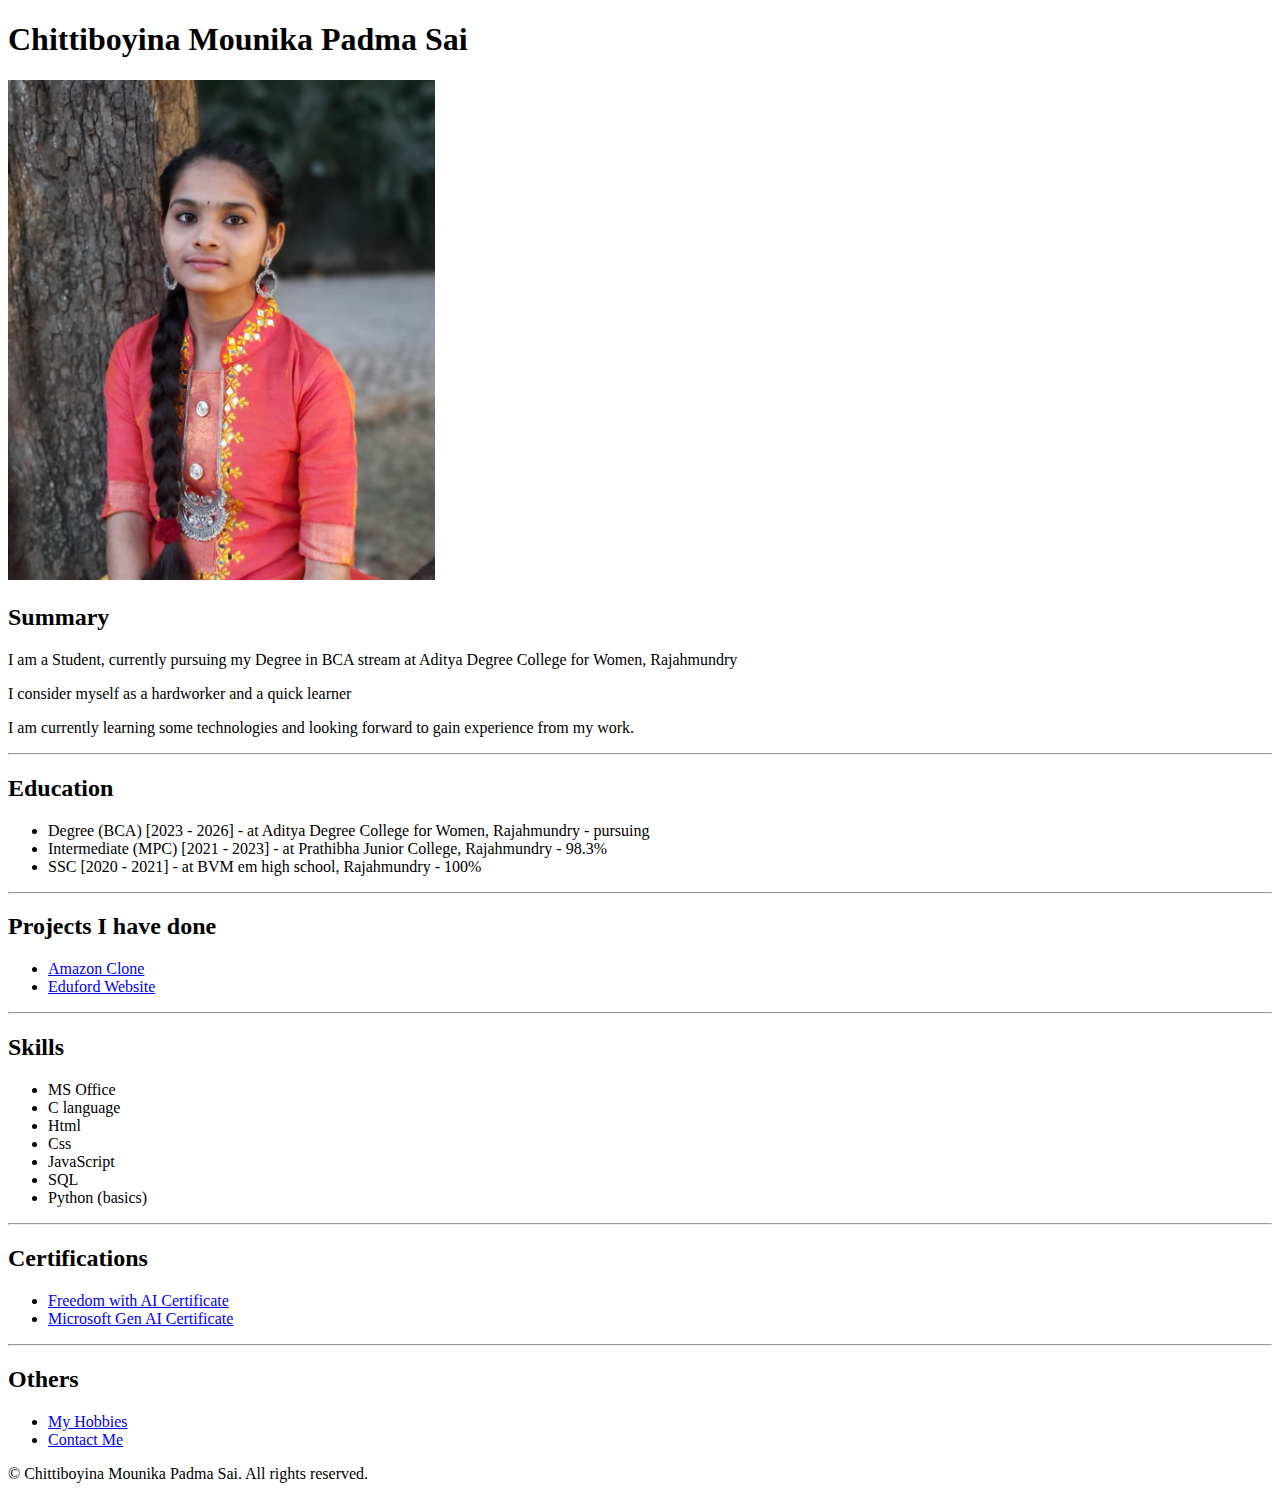
<file: index.html>
<!DOCTYPE html>
<html lang="en">
<head>
    <meta charset="UTF-8">
    <meta name="viewport" content="width=device-width, initial-scale=1.0">
    <title>Resume</title>
</head>
<body>
    <h1>Chittiboyina Mounika Padma Sai</h1>
    <img src="./assets/images/profile.jpeg" alt="My Profile Picture" height="500">
    <h2>Summary</h2>
    <p>I am a Student, currently pursuing my Degree in BCA stream at Aditya Degree College for Women, Rajahmundry</p>
    <p>I consider myself as a hardworker and a quick learner</p>
    <p>I am currently learning some technologies and looking forward to gain experience from my work. </p>
    <hr>
    <h2>Education</h2>
    <ul>
        <li>Degree (BCA) [2023 - 2026] - at Aditya Degree College for Women, Rajahmundry - pursuing</li>
        <li>Intermediate (MPC) [2021 - 2023] - at Prathibha Junior College, Rajahmundry - 98.3%</li>
        <li>SSC [2020 - 2021] - at BVM em high school, Rajahmundry - 100%</li>
    </ul>
    <hr>
    <h2>Projects I have done</h2>
    <ul>
        <li><a href="./assets/amazon clone/index.html" target="_blank">Amazon Clone</a></li>
        <li><a href="./assets/Eduford clone/website.html" target="_blank">Eduford Website</a></li>
    </ul>
    <hr>
    <h2>Skills</h2>
    <ul>
        <li>MS Office</li>
        <li>C language</li>
        <li>Html</li>
        <li>Css</li>
        <li>JavaScript</li>
        <li>SQL</li>
        <li>Python (basics)</li>
    </ul>
    <hr>
    <h2>Certifications</h2>
    <ul>
        <li><a href="./assets/images/Ai Certificate.png" target="_blank">Freedom with AI Certificate</a></li>
        <li><a href="./assets/images/Microsoft Gen AI certificate.png" target="_blank">Microsoft Gen AI Certificate</a></li>
    </ul>
    <hr>
    <h2>Others</h2>
    <ul>
        <li><a href="./public/hobbies.html" target="_blank">My Hobbies</a></li>
        <li><a href="./public/contact.html" target="_blank">Contact Me</a></li>
    </ul>
    <footer>
        <p>&copy; Chittiboyina Mounika Padma Sai. All rights reserved.</p>
    </footer>
</body>
</html>
</file>
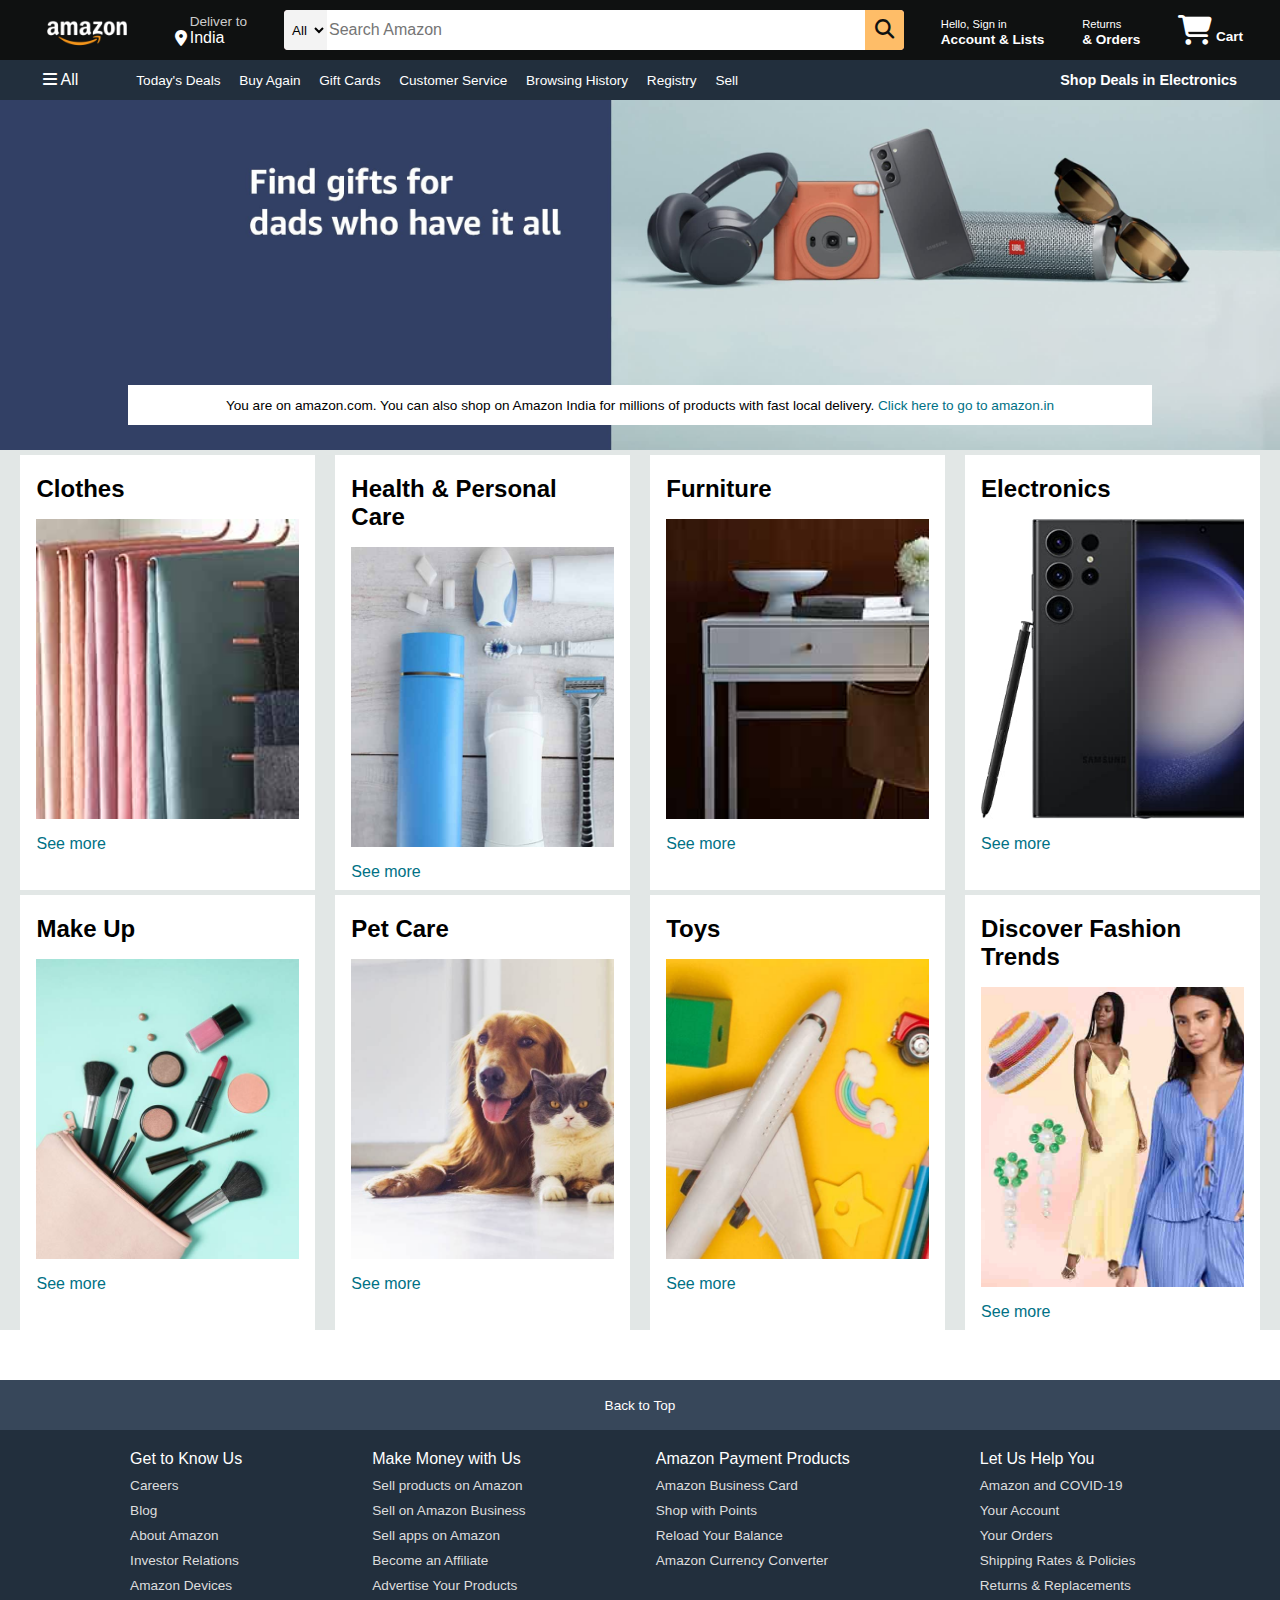
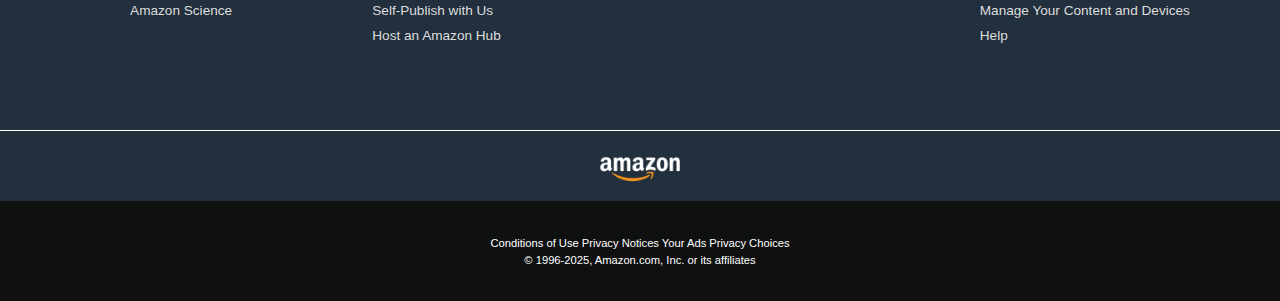
<file: assets/amazon clone/index.html>
<!DOCTYPE html>
<html lang="en">
<head>
    <meta charset="UTF-8">
    <meta name="viewport" content="width=device-width, initial-scale=1.0">
    <title>Amazon</title>
    <link rel="stylesheet" href="https://cdnjs.cloudflare.com/ajax/libs/font-awesome/6.7.2/css/all.min.css" integrity="sha512-Evv84Mr4kqVGRNSgIGL/F/aIDqQb7xQ2vcrdIwxfjThSH8CSR7PBEakCr51Ck+w+/U6swU2Im1vVX0SVk9ABhg==" crossorigin="anonymous" referrerpolicy="no-referrer" />
    <link rel="stylesheet" href="styles.css">
</head>
<body>
    <header>
        <div class="navbar">
            <div class="nav-logo border">
                <div class="logo"></div>
            </div>

            <div class="nav-address border">
                <p class="add-first">Deliver to </p>
                <div class="add-icon">
                    <i class="fa-solid fa-location-dot"></i>
                    <p class="add-second">India</p>
                </div>
            </div>

            <div class="nav-search">
                <select class="search-select">
                    <option>All</option>
                </select>
                <input placeholder="Search Amazon" class="search-input">
                <div class="search-icon">
                    <i class="fa-solid fa-magnifying-glass"></i>
                </div>
            </div>

            <div class="nav-signin border">
                <p><span>Hello, Sign in</span></p>
                <p class="nav-second">Account & Lists</p>
            </div>

            <div class="nav-return border">
                <p><span>Returns</span></p>
                <p class="nav-second">& Orders</p>
            </div>

            <div class="nav-cart border">
                <i class="fa-solid fa-cart-shopping"></i>
                Cart
            </div>
        </div>

        <div class="panel">
            <div class="panel-all">
                <i class="fa-solid fa-bars"></i>
                All
            </div>

            <div class="panel-ops">
                <p>Today's Deals</p>
                <p>Buy Again</p>
                <p>Gift Cards</p>
                <p>Customer Service</p>
                <p>Browsing History</p>
                <p>Registry</p>
                <p>Sell</p>
            </div>

            <div class="panel-deals">
                Shop Deals in Electronics
            </div>
        </div>

    </header>

    <div class="hero-section">
        <div class="hero-message">
            <p>You are on amazon.com. You can also shop on Amazon India for millions of products with fast local delivery.  <a>Click here to go to amazon.in</a></p>
        </div>
    </div>

    <div class="shop-section">

        <div class="box1 box">
            <div class="box-content">
                <h2>Clothes</h2>
                <div class="box-img" style="background-image: url('box1_image.jpg');">
            </div>
            <p>See more</p>
            </div>
        </div>

        <div class="box2 box">
            <div class="box-content">
                <h2>Health & Personal Care</h2>
                <div class="box-img" style="background-image: url('box2_image.jpg');">
            </div>
            <p>See more</p>
            </div>
            
        </div>
        <div class="box3 box">
            <div class="box-content">
                <h2>Furniture</h2>
                <div class="box-img" style="background-image: url('box3_image.jpg');">
            </div>
            <p>See more</p>
            </div>
        </div>

        <div class="box4 box">
            <div class="box-content">
                <h2>Electronics</h2>
                <div class="box-img" style="background-image: url('box4_image.jpg');">
            </div>
            <p>See more</p>
            </div>
        </div>

        <div class="box5 box">
            <div class="box-content">
                <h2>Make Up</h2>
                <div class="box-img" style="background-image: url('box5_image.jpg');">
            </div>
            <p>See more</p>
            </div>
        </div>

        <div class="box6 box">
            <div class="box-content">
                <h2>Pet Care</h2>
                <div class="box-img" style="background-image: url('box6_image.jpg');">
            </div>
            <p>See more</p>
            </div>
            
        </div>
        <div class="box7 box">
            <div class="box-content">
                <h2>Toys</h2>
                <div class="box-img" style="background-image: url('box7_image.jpg');">
            </div>
            <p>See more</p>
            </div>
        </div>

        <div class="box8 box">
            <div class="box-content">
                <h2>Discover Fashion Trends</h2>
                <div class="box-img" style="background-image: url('box8_image.jpg');">
            </div>
            <p>See more</p>
            </div>
        </div>

    </div>

    <footer>
        <div class="foot-panel1">
            Back to Top
        </div>

        <div class="foot-panel2">
            <ul>
                <p>Get to Know Us</p>
                <a>Careers</a>
                <a>Blog</a>
                <a>About Amazon</a>
                <a>Investor Relations</a>
                <a>Amazon Devices</a>
                <a>Amazon Science</a>
            </ul>

            <ul>
                <p>Make Money with Us</p>
                <a>Sell products on Amazon</a>
                <a>Sell on Amazon Business</a>
                <a>Sell apps on Amazon</a>
                <a>Become an Affiliate</a>
                <a>Advertise Your Products</a>
                <a>Self-Publish with Us</a>
                <a>Host an Amazon Hub</a>
            </ul>

            <ul>
                <p>Amazon Payment Products</p>
                <a>Amazon Business Card</a>
                <a>Shop with Points</a>
                <a>Reload Your Balance</a>
                <a>Amazon Currency Converter</a>
            </ul>

            <ul>
                <p>Let Us Help You</p>
                <a>Amazon and COVID-19</a>
                <a>Your Account</a>
                <a>Your Orders</a>
                <a>Shipping Rates & Policies</a>
                <a>Returns & Replacements</a>
                <a>Manage Your Content and Devices</a>
                <a>Help</a>
            </ul>

        </div>

        <div class="foot-panel3">
            <div class="logo"></div>
        </div>

        <div class="foot-panel4">
            <div class="pages">
                <a>Conditions of Use</a>
                <a>Privacy Notices</a>
                <a>Your Ads Privacy Choices</a>

                <div class="copyright">
                    © 1996-2025, Amazon.com, Inc. or its affiliates
                </div>
            </div>
        </div>
    </footer>

</body>
</html>
</file>
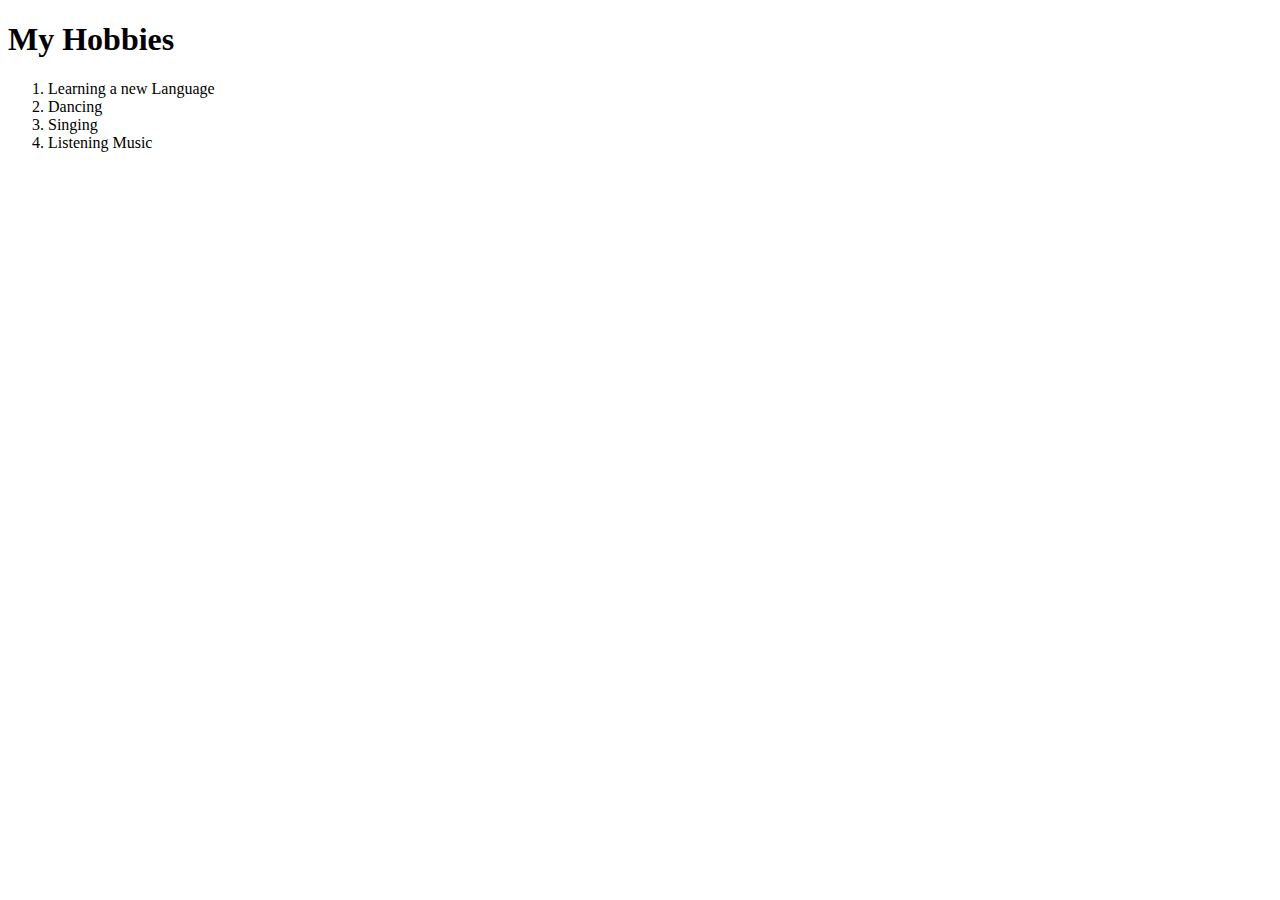
<file: public/hobbies.html>
<!DOCTYPE html>
<html lang="en">
<head>
    <meta charset="UTF-8">
    <meta name="viewport" content="width=device-width, initial-scale=1.0">
    <title>My Hobbies</title>
</head>
<body>
    <h1>My Hobbies</h1>
    <ol>
        <li>Learning a new Language</li>
        <li>Dancing</li>
        <li>Singing</li>
        <li>Listening Music</li>
    </ol>
</body>
</html>
</file>
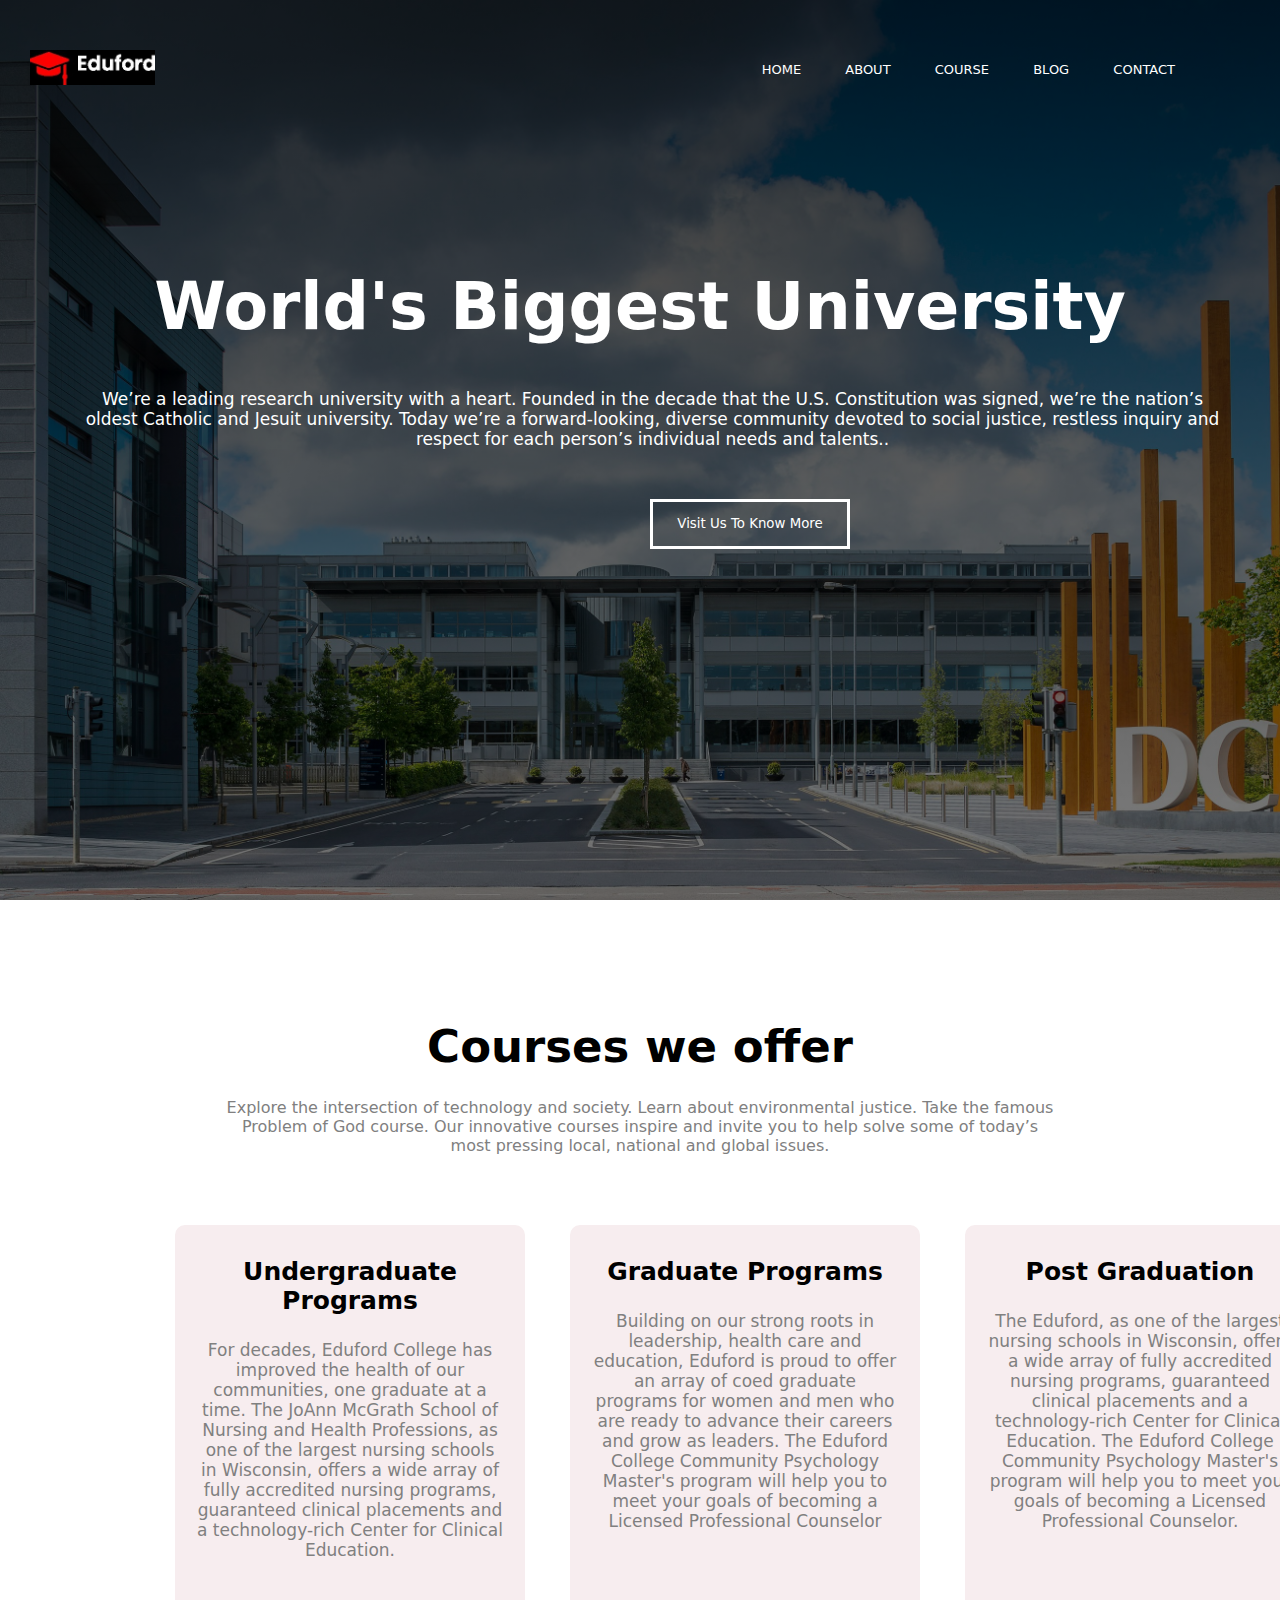
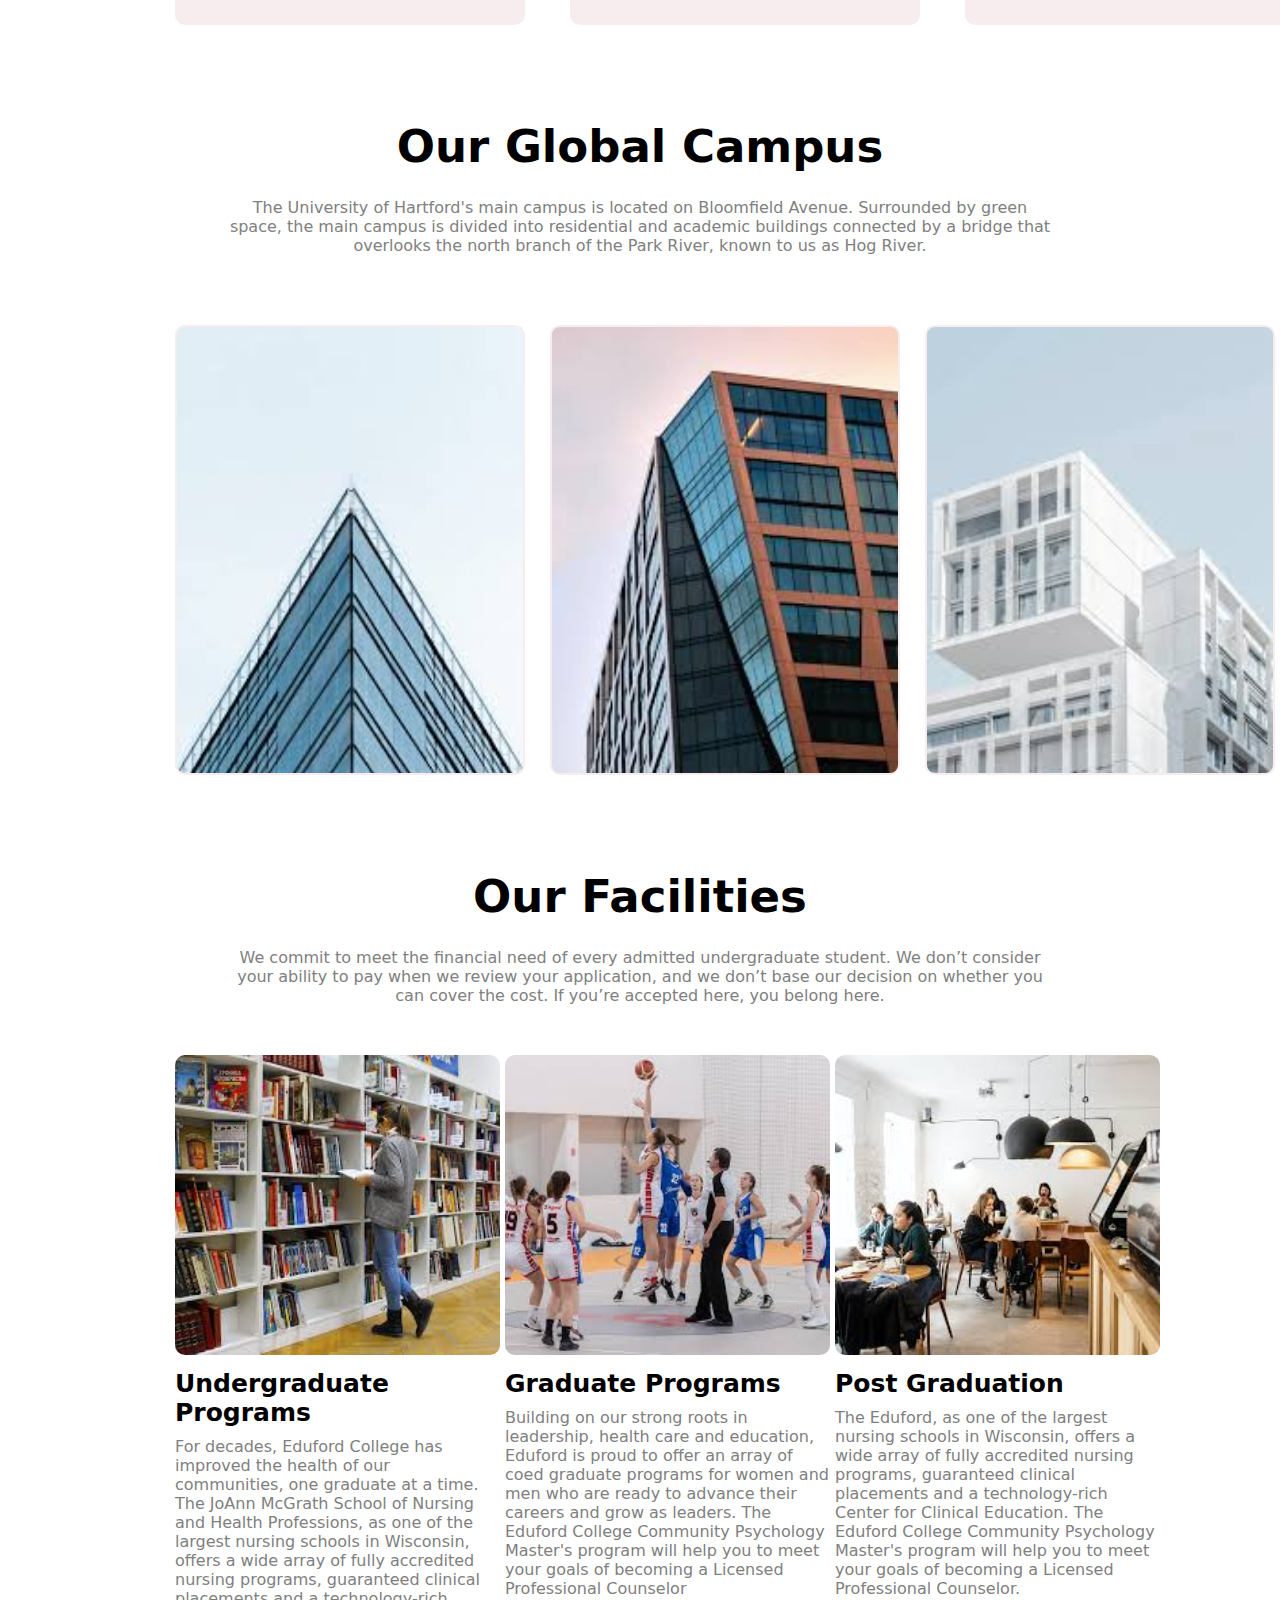
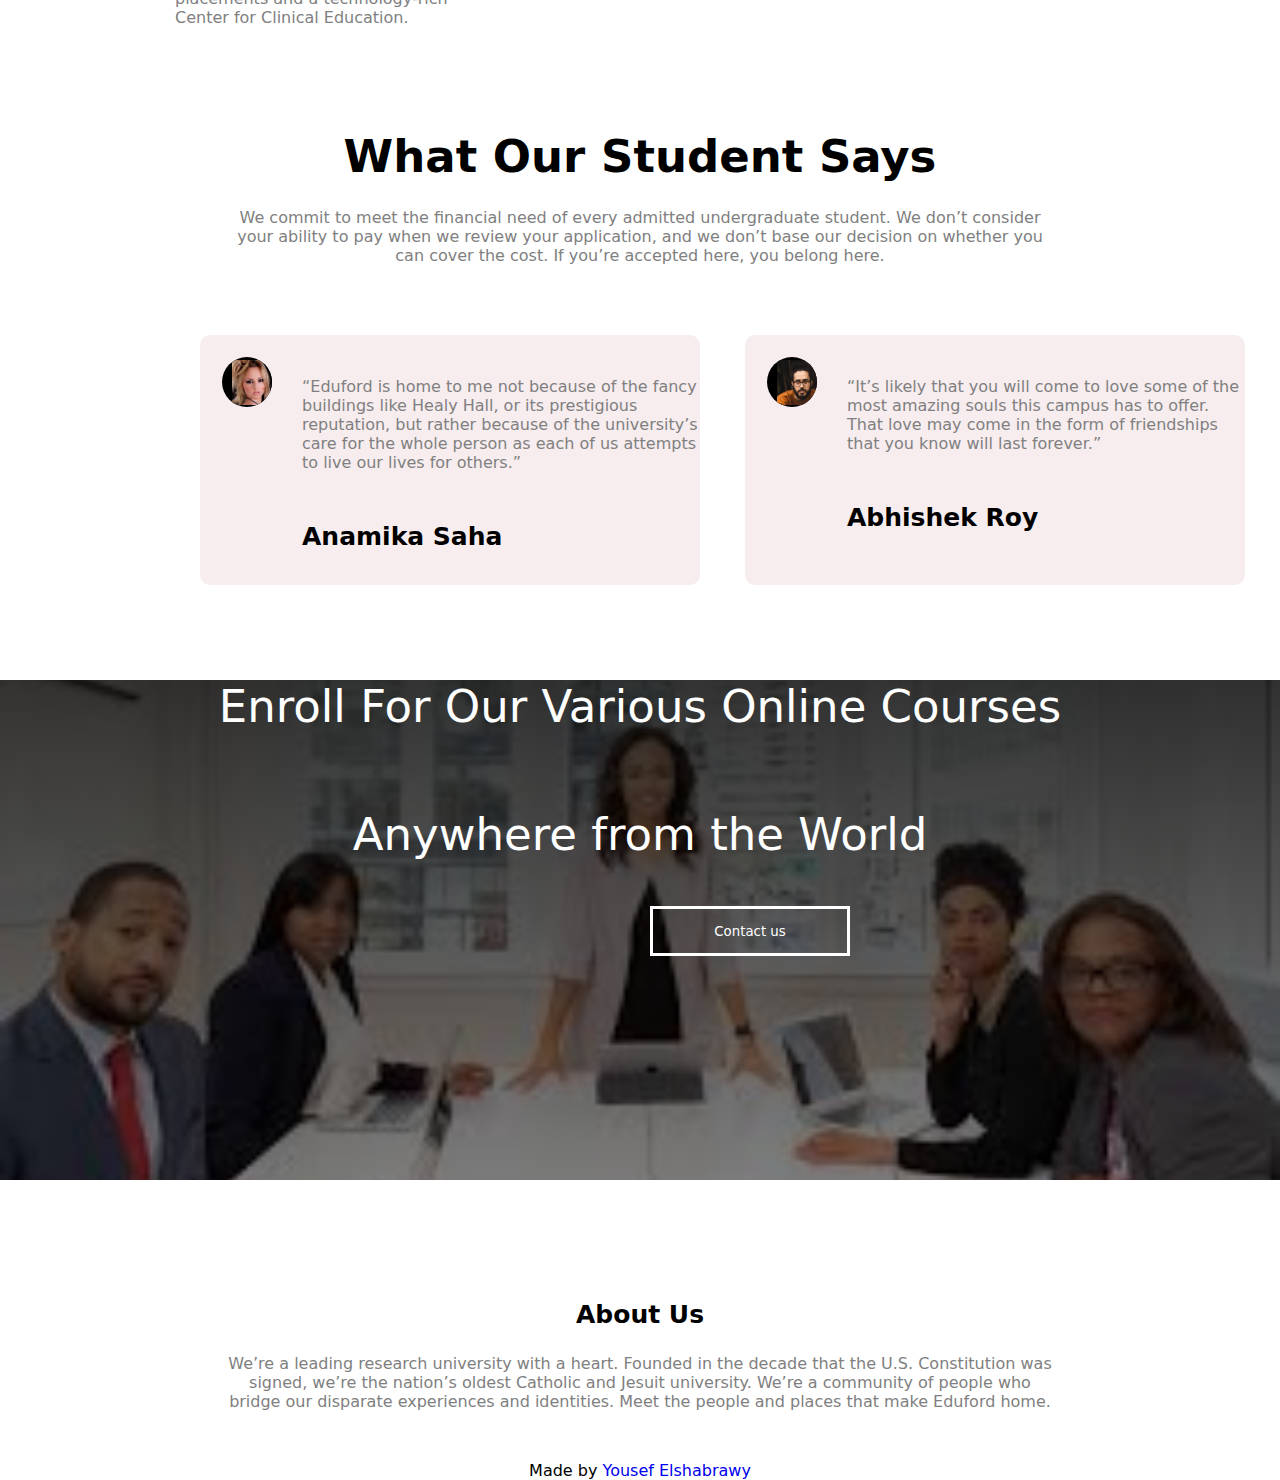
<file: assets/Eduford clone/website.html>
<!DOCTYPE html>
<html lang="en">
<head>
    <meta charset="UTF-8">
    <meta name="viewport" content="width=device-width, initial-scale=1.0">
    <title>Eduford</title>
    <link rel="stylesheet" href="website.css">
    <link rel="icon" href="../practice/icon.jpg">
</head>
<body>
    <section>
        <div class="header">
        <div class="navigation">
            <div class="left">
                <img src="logoweb.jpeg" alt="logo">
            </div>
            <div class="right">
                <a href="">HOME</a>
                <a href="">ABOUT</a>
                <a href="">COURSE</a>
                <a href="">BLOG</a>
                <a href="">CONTACT</a>
            </div>
            </div>
            <h1 class="heading">World's Biggest University</h1>
            <p class="para">We’re a leading research university with a heart. Founded in the decade that the U.S. Constitution was signed, we’re the nation’s oldest Catholic and Jesuit university. Today we’re a forward-looking, diverse community devoted to social justice, restless inquiry and respect for each person’s individual needs and talents..</p>
    
                 <button class="button">
                    Visit Us To Know More
                 </button>
                

    </div>
    </section>
    <section>
        <div class="courses">
            <h1>Courses we offer</h1>
            <p>
                Explore the intersection of technology and society. Learn about environmental justice. Take the famous Problem of God course. Our innovative courses inspire and invite you to help solve some of today’s most pressing local, national and global issues.
            </p>
        </div>
        <div class="coursegrids">
            <div class="undergraduate">
                <h2>Undergraduate Programs</h2>
                <p>
                    For decades, Eduford College has improved the health of our communities, one graduate at a time. The JoAnn McGrath School of Nursing and Health Professions, as one of the largest nursing schools in Wisconsin, offers a wide array of fully accredited nursing programs, guaranteed clinical placements and a technology-rich Center for Clinical Education.
                </p>

            </div>
            <div class="graduate">
                <h2>Graduate Programs</h2>
                <p>Building on our strong roots in leadership, health care and education, Eduford is proud to offer an array of coed graduate programs for women and men who are ready to advance their careers and grow as leaders. The Eduford College Community Psychology Master's program will help you to meet your goals of becoming a Licensed Professional Counselor</p>

            </div>
            <div class="postgraduate">
                <h2>Post Graduation</h2>
                <p>The Eduford, as one of the largest nursing schools in Wisconsin, offers a wide array of fully accredited nursing programs, guaranteed clinical placements and a technology-rich Center for Clinical Education. The Eduford College Community Psychology Master's program will help you to meet your goals of becoming a Licensed Professional Counselor.</p>

            </div>
        </div>
    </section>
    <section>
        <div class="campus">
            <h1>Our Global Campus</h1>
            <p>The University of Hartford's main campus is located on Bloomfield Avenue. Surrounded by green space, the main campus is divided into residential and academic buildings connected by a bridge that overlooks the north branch of the Park River, known to us as Hog River.</p>
            <div class="campusgrids">
                <div class="london">

                </div>
                <div class="newyork">

                </div>
                <div class="washington">

                </div>
            </div>
        </div>
    </section>
    <section>
        <div class="facilities">
            <h1>Our Facilities</h1>
            <p>We commit to meet the financial need of every admitted undergraduate student. We don’t consider your ability to pay when we review your application, and we don’t base our decision on whether you can cover the cost. If you’re accepted here, you belong here.</p>
            <div class="Facilities_offered">
                <div class="library">
                    <img class="image" src="ug.jpg" alt="Library">
                    <h3 class="img-heading">Undergraduate Programs</h3>
                    <p>For decades, Eduford College has improved the health of our communities, one graduate at a time. The JoAnn McGrath School of Nursing and Health Professions, as one of the largest nursing schools in Wisconsin, offers a wide array of fully accredited nursing programs, guaranteed clinical placements and a technology-rich Center for Clinical Education.</p>
                    
                </div>
                <div class="basketball">
                    <img class="image" src="g.jpg" alt="basketball">
                    <h3 class="img-heading">Graduate Programs</h3>
                    <p>Building on our strong roots in leadership, health care and education, Eduford is proud to offer an array of coed graduate programs for women and men who are ready to advance their careers and grow as leaders. The Eduford College Community Psychology Master's program will help you to meet your goals of becoming a Licensed Professional Counselor
                    </p>
                    
                </div>
                <div class="workspace">
                    <img class="image" src="pg.jpg" alt="workspace">
                    <h3 class="img-heading">Post Graduation</h3>
                    <p>The Eduford, as one of the largest nursing schools in Wisconsin, offers a wide array of fully accredited nursing programs, guaranteed clinical placements and a technology-rich Center for Clinical Education. The Eduford College Community Psychology Master's program will help you to meet your goals of becoming a Licensed Professional Counselor.</p>
                    
                </div>
        </div>
    </section>
    <section>
        <div class="review">
            <h1>What Our Student Says</h1>
            <p>We commit to meet the financial need of every admitted undergraduate student. We don’t consider your ability to pay when we review your application, and we don’t base our decision on whether you can cover the cost. If you’re accepted here, you belong here.</p>
            <div class="feedback">
                <div class="person1">
                    <div class="person1-img">
                        <img src="anamika.jpeg" alt="Anamika">

                    </div>
                    <p>“Eduford is home to me not because of the fancy buildings like Healy Hall, or its prestigious reputation, but rather because of the university’s care for the whole person as each of us attempts to live our lives for others.”</p>
                    <h3>Anamika Saha</h3>
                    
                </div>

                <div class="person2">
                    <div class="person2-img">
                        <img src="abhishek.jpeg" alt="Abhishek">
                    </div>
                    <p>“It’s likely that you will come to love some of the most amazing souls this campus has to offer. That love may come in the form of friendships that you know will last forever.”</p>
                    <h3>Abhishek Roy</h3>
                    
                </div>
            </div>
        </div>
    </section>
    <section>
        <div class="contact">
            <div class="contact-info">
                <h1 class="heading1">Enroll For Our Various Online Courses</h1>
                <h1 class="heading1">Anywhere from the World</h1>
            <button class="button">Contact us</button>
            </div>
        </div>
    </section>
    <section>
        <div class="about">
            <h4>About Us</h4>
            <p>We’re a leading research university with a heart. Founded in the decade that the U.S. Constitution was signed, we’re the nation’s oldest Catholic and Jesuit university. We’re a community of people who bridge our disparate experiences and identities. Meet the people and places that make Eduford home.</p>
        </div>
    </section>
    <footer>

        <div class="footer-class">
            <p class="footer">Made by <a href="https://www.linkedin.com/in/yousef-elshabrawy-965a69197/">Yousef Elshabrawy</a></p>
        </div>
    </footer>
    
</body>
</html>
</file>
<file: assets/amazon clone/styles.css>
* {
    margin: 0px;
    font-family: Arial;
    border: border-box;
}

/** box1 **/

.navbar {
    height: 60px;
    background-color: #0f1111;
    color: white;
    display: flex;
    align-items: center;
    justify-content: space-evenly;
}

.nav-logo {
    height: 50px;
    width: 100px;
}

.logo {
    background-image: url("amazon_logo.png");
    height: 50px;
    width: 100%;
    background-size: cover;
}

.border {
    border: 1.5px solid transparent;
}

.border:hover {
    border: 1.5px solid white;
}

/** box2**/

.add-first {
    color: #cccccc;
    font-size: 0.85rem;
    margin-left: 15px;
}

.add-second {
    font-size: 1rem;
    margin-left: 3px;
}

.add-icon {
    display: flex;
    align-items: center;
}    

/** box3 **/

.nav-search {
    display: flex;
    justify-content: space-evenly;
    background-color: pink;
    width: 620px;
    height: 40px;
    border-radius: 4px;
}

.search-select {
    background-color: #f3f3f3;
    width: 50px;
    text-align: center;
    border-top-left-radius: 4px;
    border-bottom-left-radius: 4px;
    border: none;

}

.search-input {
    width: 100%;
    font-size: 1rem;
    border: none;
}

.search-icon{
    width: 45px;
    display: flex;
    justify-content: center;
    align-items: center;
    font-size: 1.2rem;
    background-color: #febd68;
    border-top-right-radius: 4px;
    border-bottom-right-radius: 4px;
    color: #0f1111;
}

.nav-search:hover{
    border: 2px solid orange;
}
/** box4 **/

span {
    font-size: 0.7rem;
}

.nav-second {
    font-size: 0.85rem;
    font-weight: 700;
}

/** box 5**/
.nav-cart i{
    font-size: 30px;
}

.nav-cart {
    font-size: 0.85rem;
    font-weight: 700;
}

/** panel **/

.panel{
    height: 40px;
    background-color: #222f3d;
    display: flex;
    color: white;
    align-items: center;
    justify-content: space-evenly;

}

.panel-ops p {
    display: inline;
    margin-left: 15px;
}

.panel-ops {
    width: 70%;
    font-size: 0.85rem;
}

.panel-deals{
    font-size: 0.9rem;
    font-weight: 700;
}

/** hero section **/

.hero-section {
    background-image: url("hero_image.jpg");
    height:350px;
    background-size: cover;
    display: flex;
    justify-content: center;
    align-items: flex-end;
}

.hero-message {
    background-color: white;
    color: black;
    height: 40px;
    display: flex;
    align-items: center;
    justify-content: center;
    font-size: 0.85rem;
    width: 80%;
    margin-bottom: 25px;
}

.hero-message a {
    color: #007185;
}

/** shop- section **/

.shop-section {
    display: flex;
    flex-wrap: wrap;
    justify-content: space-evenly;
    background-color: #e2e7e6;
}

.box{
    /* border: 2px solid black; */
    height: 400px;
    width: 23%;
    background-color: white;
    padding: 20px 0px 15px;
    margin-top: 5px;
}

.box-img {
    height: 300px;
    background-size: cover;
    background-repeat: no-repeat;
    margin-top: 1rem;
    margin-bottom: 1rem;
}

.box-content {
    margin-left: 1rem;
    margin-right: 1rem;
}

.box-content p {
    color: #007185;
}

/** footer **/

footer {
    margin-top: 50px;
}

/** foot panel 1 **/
.foot-panel1 {
    background-color: #37475a;
    color: white;
    height: 50px;
    display: flex;
    justify-content: center;
    align-items: center;
    font-size: 0.85rem;
}
/** foot panel 2 **/
.foot-panel2 {
    background-color: #222f3d;
    color: white;
    height: 300px;
    display: flex;
    justify-content: space-evenly;
}

ul {
    margin-top: 20px;
}

ul a {
    display: block;
    font-size: 0.85rem;
    margin-top: 10px;
    color: #dddddd;
}

/** foot panel 3 **/

.foot-panel3 {
    background-color: #222f3d;
    color: white;
    border-top: 0.5px solid white;
    height: 70px;
    display: flex;
    justify-content: center;
    align-items: center;
}

.logo{
    background-image: url("amazon_logo.png");
    height: 50px;
    width: 100px   ;
    background-size: cover;

}

 /** foot panel 4 **/

.foot-panel4{
    background-color: #0f1111;
    color: white;
    display: flex;
    justify-content: center;
    align-items: center;    
    height: 100px; 
    text-align: center;
    font-size: 0.7rem; 
}

.pages {
    padding: 25px;
}

.copyright {
    padding-top: 5px;   
}
</file>
<file: assets/Eduford clone/website.css>
*{
    margin: 0px;
    padding: 0px;
    box-sizing: border-box;
    font-family: system-ui, -apple-system, BlinkMacSystemFont, 'Segoe UI', Roboto, Oxygen, Ubuntu, Cantarell, 'Open Sans', 'Helvetica Neue', sans-serif;
}
.header {
    background-image: linear-gradient(rgba(0,0,0,0.8),rgba(0,0,0,0.5)) , url(bg.jpg);
    height: 100vh;
    background-color: transparent;
    background-position: center;
    background-size: cover;
    background-repeat: no-repeat;
    margin-bottom: 120px;
    
}
.heading {
   
    text-align: center;
    color: white;
    font-size: 65px;
    margin-bottom: 45px;
    margin-top: 180px;
}
.para {
    color: white;
    margin-left: 75px;
    margin-right: 50px;
    text-align: center;
    font-size: 17px;
    margin-bottom: 50px;
}
.button{
    margin-left: 650px;
    margin-right: 650px;
    height: 50px;
    width: 200px;
    background-color: transparent;
    border: 3px solid white;
    color: white;
}
button:hover{
    background-color: rgb(127, 127, 239);
    border-color: rgb(127, 127, 239);
}
.navigation{
    display: flex;
    align-items: center;
    justify-content: space-between;
}
.left img{
    background-color: transparent;
    width: 125px;
    margin-top: 50px;
    margin-left: 30px;
}
.right{
    margin-right: 65px;
    margin-top: 50px;
    font-size: 13px;
}
.right a{
    margin-right: 40px;
    text-decoration: none;
    color: white;
}
.right a:hover{
    text-decoration: 2px underline red;
    
}
.courses h1, .campus h1, .facilities h1, .review h1{
    text-align: center;
    font-size: 45px;
    margin-bottom: 25px;
}
.courses p, .campus p, .facilities p, .review p, .about p{
    margin-left: 225px;
    margin-right: 225px;
    text-align: center;
    font-size: 16px;
    margin-bottom: 50px;
    color: grey;
}
.undergraduate {
    width: 350px;
    height: 400px;
    border: 2px solid rgb(247, 237, 239);
    background-color: rgb(247, 237, 239);
    margin: 20px;
    margin-left: 175px;
    border-radius: 10px;
}

.graduate {
    width: 350px;
    height: 400px;
    border: 2px solid rgb(247, 237, 239);
    background-color: rgb(247, 237, 239);
    margin: 20px;
    border-radius: 10px;
}
.postgraduate {
    width: 350px;
    height: 400px;
    border: 2px solid rgb(247, 237, 239);
    background-color: rgb(247, 237, 239) ;
    margin: 20px;
    margin-right: 175px;
    border-radius: 10px;
}
 .coursegrids, .campusgrids{
    display: grid;
    grid-template-columns: auto auto auto ;
    align-items: center;
    justify-content: space-evenly;
    gap: 5px;
    margin-bottom: 75px;
 }
 .coursegrids h2{
    text-align: center;
    font-size: 25px;
    margin-top: 30px;
    margin-left: 25px;
    margin-right: 25px;
    margin-bottom: 25px;
 }
 .coursegrids p{
    text-align: center;
    font-size: 17px;
    margin-left: 20px;
    margin-right: 20px;
    color: grey;
 }
 .undergraduate:hover, .graduate:hover, .postgraduate:hover{
    box-shadow: 2px 2px 10px 10px rgb(211, 209, 209) ;
 }
 
 .london{
    width: 350px;
    height: 450px;
    border: 2px solid rgb(247, 237, 239);
    border-radius: 10px;
    margin-left: 175px;
    background-image: url(london.jpg);
    background-position: cover;
    background-repeat: no-repeat;
    background-size: cover;
 }
 .newyork{
    width: 350px;
    height: 450px;
    border: 2px solid rgb(247, 237, 239);
    border-radius: 10px;
    margin: 20px;
    background-image: url(newyork.jpg);
    background-position: cover;
    background-repeat: no-repeat;
    background-size: cover;
 }
 .washington{
    width: 350px;
    height: 450px;
    border: 2px solid rgb(247, 237, 239);
    border-radius: 10px;
    margin-right: 175px;
    background-image: url(washington.jpg);
    background-position: cover;
    background-repeat: no-repeat;
    background-size: cover;
 }
 .london:hover, .newyork:hover, .washington:hover{
    
 }
 .Facilities_offered{
    display: grid;
    grid-template-columns: auto auto auto ;
    align-items: center;
    justify-content: space-evenly;
    gap: 5px;
    margin-bottom: 75px;
 }
 .library{
    width: 325px;
    height: 600px;
    border-radius: 10px;
    margin-left: 175px;
 }
 .basketball{
    width: 325px;
    height: 600px;
    border-radius: 10px;
    
 }
 .workspace{
    width: 325px;
    height: 600px;
    border-radius: 10px;
    margin-right: 175px;
 }
 .image{
    width: 325px;
    height: 300px;
    border-radius: 10px;;
 }
 .library p, .basketball p, .workspace p{
    text-align: left;
    margin-left: 0px;
    margin-top: 10px;
    margin-right: 0px;
 }
 .img-heading{
    font-size: 25px;
    text-align: left;
    margin-top: 10px;
 }
 .feedback{
    display: grid;
    grid-template-columns: auto auto ;
    align-items: center;
    justify-content: space-evenly;
    gap: 5px;
    margin-bottom: 75px;
 }
 .person1{
    width: 500px;
    height: 250px;
    border: 2px solid rgb(247, 237, 239);
    background-color: rgb(247, 237, 239) ;
    margin: 20px;
    margin-left: 200px;
    border-radius: 10px;
 }
 .person2{
    width: 500px;
    height: 250px;
    border: 2px solid rgb(247, 237, 239);
    background-color: rgb(247, 237, 239) ;
    margin: 20px;
    margin-right: 200px;
    border-radius: 10px;
 }
 .person1 p, .person2 p{
    text-align: left;
    margin-left: 100px;
    margin-top: -30px;
    margin-right: 0px;
 }
 .person1 h3, .person2 h3{
   
    margin-left: 100px;
    font-size: 25px;
 }
 .person1-img, .person2-img{
    display: inline-block;
    margin-top: 20px;
    margin-left: 20px;
    width: 50px;
    height: 50px;
    border-radius: 50%;
    overflow: hidden;
    display: flex;
    align-items: center;
    justify-items: center;
    background-color: black;
    padding: 10px;
 }
 .feedback img{
    width: 150%;
    height: 150%;
    object-fit: cover;
 }
 .contact{
   background-image: linear-gradient(rgba(0,0,0,0.8),rgba(0,0,0,0.5)) , url(lastimage.jpeg);
    height: 500px;
    background-color: transparent;
    background-position: center;
    background-size: cover;
    background-repeat: no-repeat;
    margin-bottom: 120px;
 }
 .heading1{
   
   text-align: center;
   color: white;
   font-size: 45px;
   margin-bottom: 45px;
   margin-top: 75px;
   font-weight: 500;
 }
 .about h4{
   text-align: center;
   font-size: 25px  ;
   margin-bottom: 25px;
 }
 .footer-class{
   text-align: center;
   
 }
 .footer p{
   font-size: 15px;
 }
 .footer a{
   text-decoration: none;
 }
</file>
